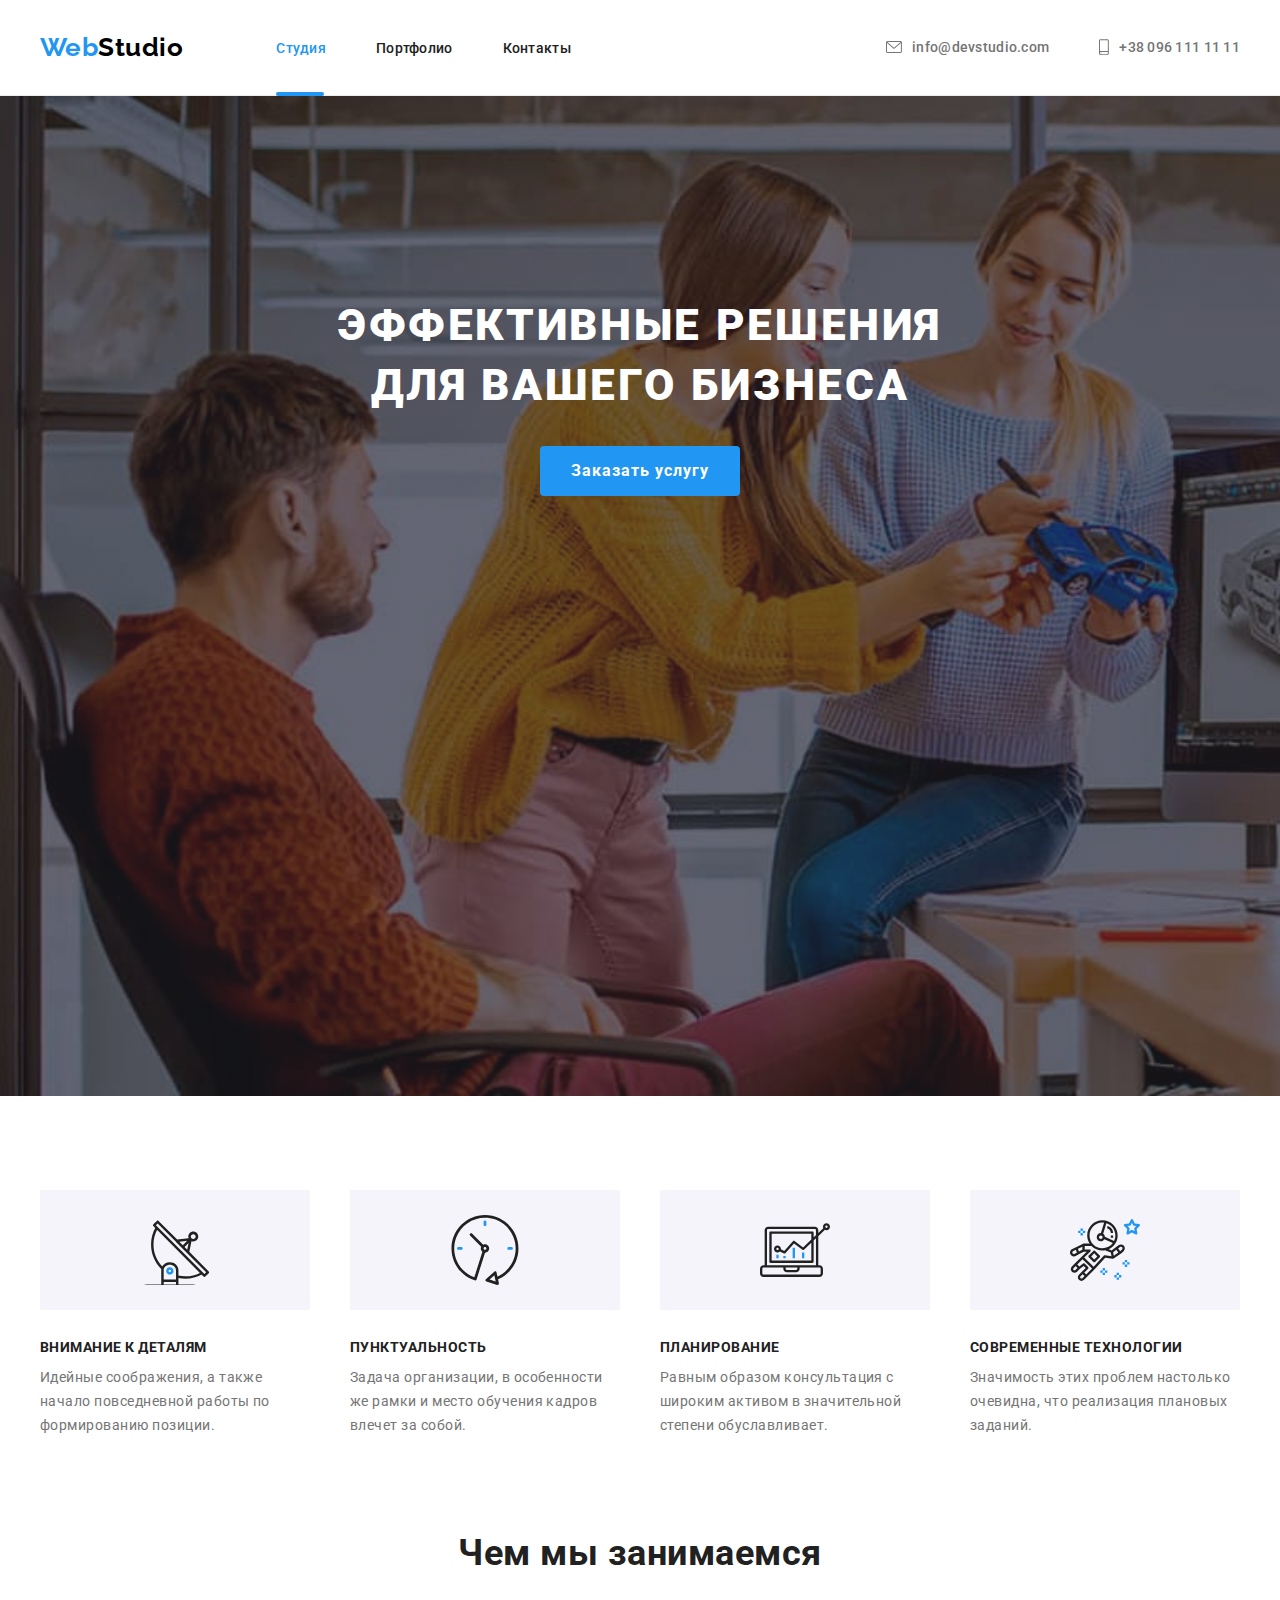
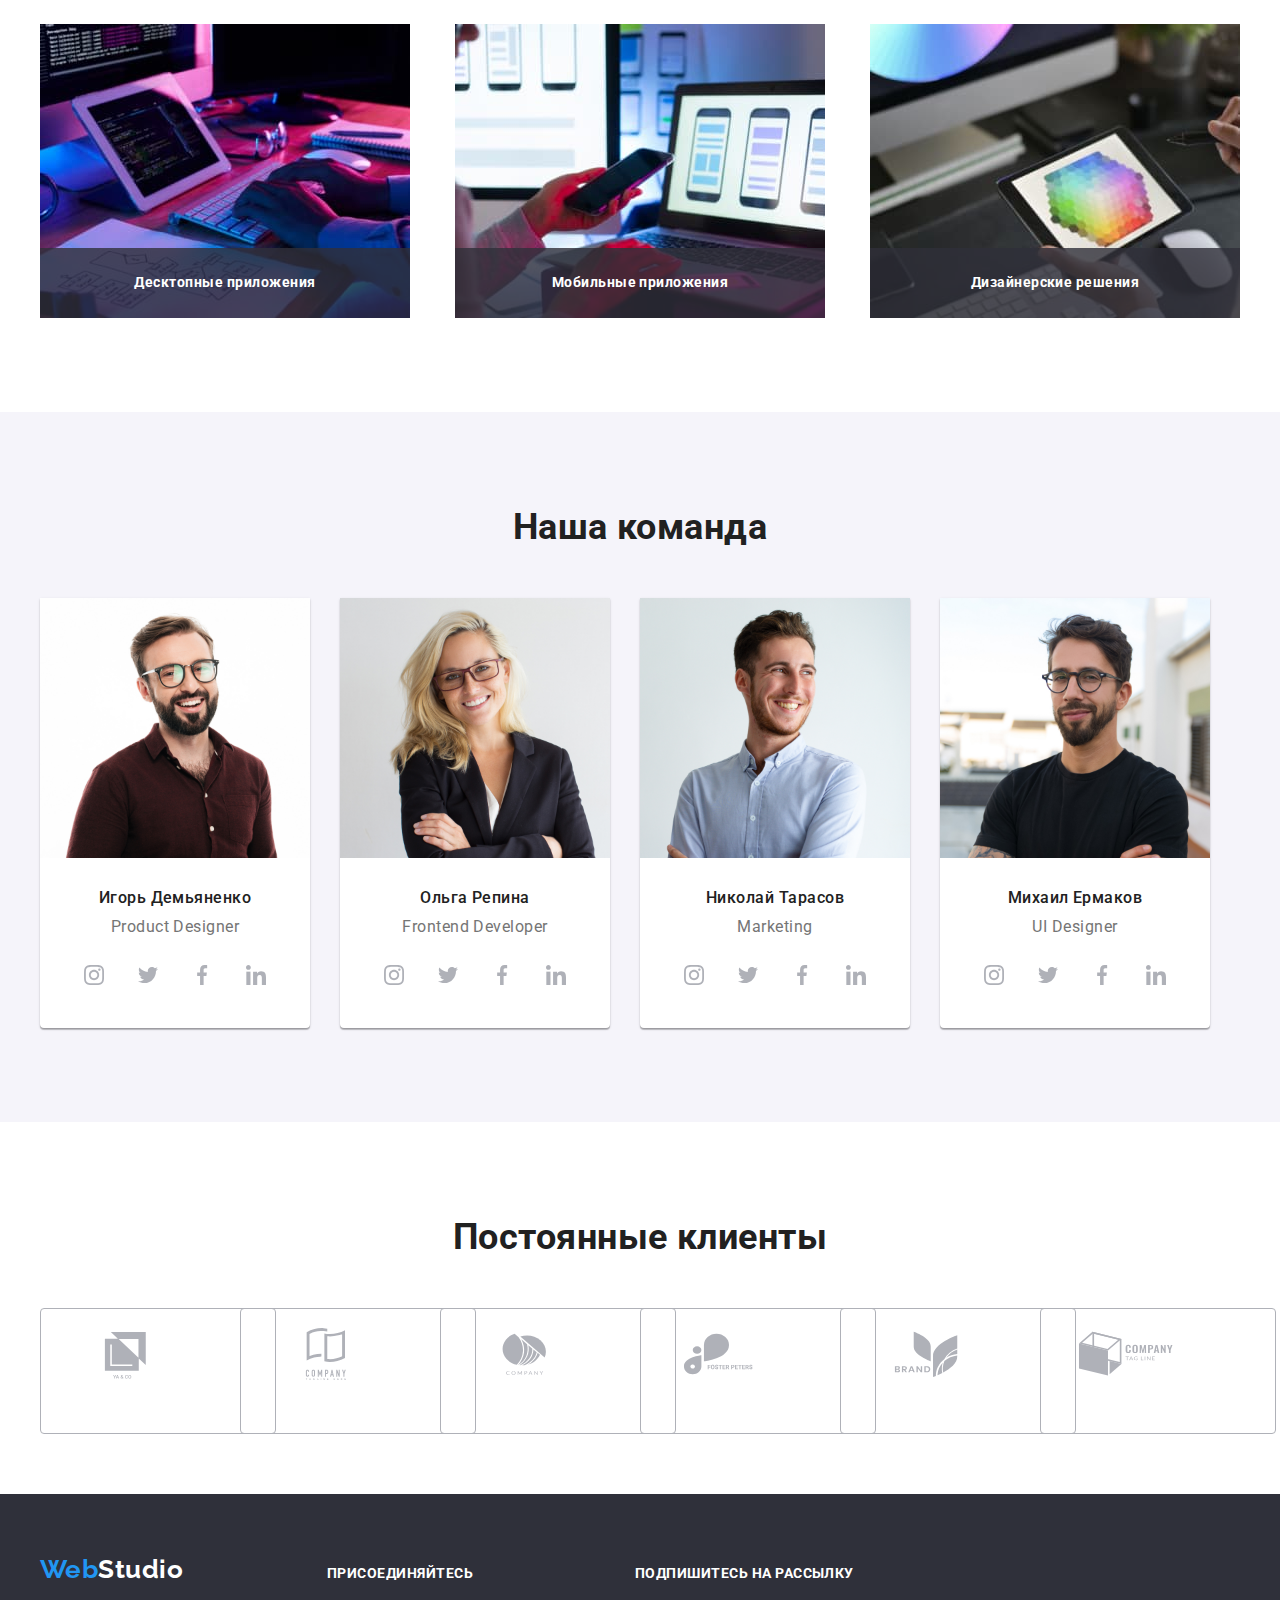
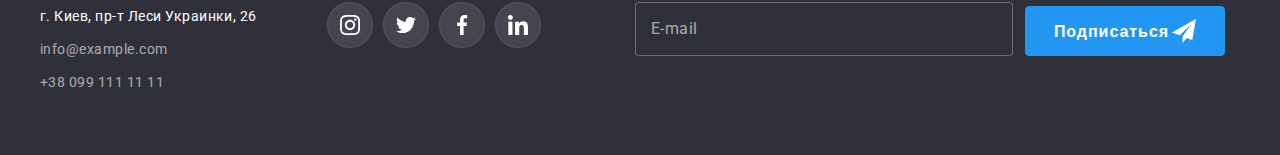
<file: index.html>
<!DOCTYPE html>
<html lang="ru">

<head>
    <meta charset="UTF-8">
    <meta http-equiv="X-UA-Compatible" content="IE=edge">
    <meta name="viewport" content="width=device-width, initial-scale=1.0">
    <title>WebStudio</title>
    <link rel="preconnect" href="https://fonts.googleapis.com">
    <link rel="preconnect" href="https://fonts.gstatic.com" crossorigin>
    <link
        href="https://fonts.googleapis.com/css2?family=Oleo+Script&family=Raleway:wght@700&family=Roboto:wght@400;500;700;900&display=swap"
        rel="stylesheet">
    <link rel="stylesheet" href="https://cdnjs.cloudflare.com/ajax/libs/modern-normalize/1.1.0/modern-normalize.min.css"
        integrity="sha512-wpPYUAdjBVSE4KJnH1VR1HeZfpl1ub8YT/NKx4PuQ5NmX2tKuGu6U/JRp5y+Y8XG2tV+wKQpNHVUX03MfMFn9Q=="
        crossorigin="anonymous" referrerpolicy="no-referrer" />
    <link rel="stylesheet" href="./css/style.css" />
</head>

<body class="body">
    <!--Шапка сайта-->
    <header class="header">
        <!--Навигация-->
        <div class="container-header wrapper">

            <nav class="site-nav">
                <a href="./index.html" class="header-logo link">
                    Web<span class="header-brand">Studio</span>
                </a>
                <ul class="header-nav list">
                    <li class="header-list">
                        <a href="./index.html" class="header-link link current Studio">Студия</a>
                    </li>
                    <li class="header-list">
                        <a href="./portfolio.html" class="header-link link">Портфолио</a>
                    </li>
                    <li class="header-list">
                        <a href="" class="header-link">Контакты</a>
                    </li>
                </ul>

            </nav>



            <ul class="list-link list">

                <li class="link-item">
                    <a href="mailtu:info@devstudio.com" class="contact link" target="_blank">
                        <svg class="link-icon imail">
                            <use href="./images/sprite.svg#icon-imail"></use>
                        </svg>info@devstudio.com</a>
                </li>

                <li class="link-item">
                    <a href="tel:+380961111111" class="contact link"><svg class="link-icon smartphone">
                            <use href="./images/sprite.svg#icon-smartphone"></use>
                        </svg>+38 096 111 11 11</a>
                </li>
            </ul>

        </div>
    </header>
    <main>
        <!--Блок герой-->

        <section class="hero section background">

            <div class="wrapper">
                <h1 class="hero-title">Эффективные решения <br /> для вашего бизнеса</h1>
                <button data-modal-open type="button" class="button">Заказать услугу</button>
            </div>

        </section>
        <div class="backdrop is-hidden" data-modal>
            <div class="modal">
                
                <button data-modal-close class="btn-close">
                    <svg class="close">
                    <use href="./images/sprite.svg#icon-close">
                    </use>
                    </svg>
               </button>

             <form name="form" class="form js-speaker-form" autocomplete="off">

             <h2 class="form-title">Оставьте свои данные, мы вам перезвоним</h2>

                
            <div class="form-hover"> 
                    
                    <label class="form-label" for="name">Имя</label>
                    <input class="form-input" type="text" name="user-name" id="name" placeholder=" ">
        <!--      <div class="form-item"> -->
                   
                    
                    <svg class="image">
                        <use href="./images/sprite.svg#icon-person" class="form-img"> </use>
                    </svg>
            </div> 
        <!--        </div>-->

            <div class="form-hover">
                   <label class="form-label" for="tel">Телефон</label>
        <!--       <div class="form-item">-->
                    
                    <input class="form-input" type="tel" name="tel" id="tel" placeholder=" ">
                    <svg class="image">
                        <use href="./images/sprite.svg#icon-phone"></use>
                    </svg>
                        <!--        </div>-->
            </div>

            <div class="form-hover">
                    <label class="form-label" for="email">Почта</label>
        <!--       <div class="form-item">-->
                    
                    <input class="form-input" type="email" name="email" id="email" placeholder=" ">
                    <svg class="image">
                        <use href="./images/sprite.svg#icon-mail"></use>
                    </svg>
                    <!--       </div>-->
            </div>

                <div class="form-hover">
                <div class="form-item-koment">
                    <label class="form-label" for="koment">Комментарий</label>
                        <textarea class="form-input-koment"  placeholder="Введите текст"  name="koment" id="koment"></textarea>
                </div>
                </div>

                <div class="form-item-chek">
                    <label class="form-label-check" for="choice">Соглашаюсь с рассылкой и принимаю
                        <input class="form-input-chek visually-hidden" type="checkbox" name="choice" value="choice" id="choice">
                        <span class="checkbox-icon"></span>
                        <a href="" class="chek-email"> Условия договора</a>
                    </label>
                </div>

                <button class="form-button" type="submit">Отправить</button>
                    
            </form>

            </div>
        </div>
        <section class="publicity section">
            <div class="wrapper">
                <h2 class="publicity-title visually-hidden">Почему вы захотите остаться с нами</h2>

                <ul class="publicity-list list">
                    <li class="publicity-item">
                        <div class="publicity-svg">
                            <svg class="publicity-icon">
                                <use href="./images/sprite.svg#icon-antenna"></use>
                            </svg>
                        </div>

                        <h3 class="publicity-caption">Внимание к деталям</h3>
                        <p class="publicity-text">Идейные соображения, а также начало повседневной работы по
                            формированию позиции.</p>
                    </li>
                    <li class="publicity-item">
                        <div class="publicity-svg">
                            <svg class="publicity-icon">
                                <use href="./images/sprite.svg#icon-clock"></use>
                            </svg>
                        </div>

                        <h3 class="publicity-caption">Пунктуальность</h3>
                        <p class="publicity-text">Задача организации, в особенности же рамки и место обучения кадров
                            влечет за собой.</p>
                    </li>
                    <li class="publicity-item">
                        <div class="publicity-svg">
                            <svg class="publicity-icon">
                                <use href="./images/sprite.svg#icon-diagram"></use>
                            </svg>
                        </div>

                        <h3 class="publicity-caption">Планирование</h3>
                        <p class="publicity-text">Равным образом консультация с широким активом в значительной степени
                            обуславливает.</p>
                    </li>
                    <li class="publicity-item">
                        <div class="publicity-svg">
                            <svg class="publicity-icon">
                                <use href="./images/sprite.svg#icon-astronaut"></use>
                            </svg>
                        </div>

                        <h3 class="publicity-caption">Современные технологии</h3>
                        <p class="publicity-text">Значимость этих проблем настолько очевидна, что реализация плановых
                            заданий.</p>
                    </li>
                </ul>

            </div>
        </section>
        <!--Чем мы занимаемся-->
        <section class="works section">
            <div class="wrapper">
                <h2 class="works-title">Чем мы занимаемся</h2>
                <ul class="works-images list">
                    <li class="work-item"><img src="./images/img.jpg" alt="Человек что-то печатает на планшете"
                            width="370" height="294">
                            <p class="work-text">Десктопные приложения</p>
                        </li>
                    <li class="work-item"><img src="./images/box2.jpg" alt="Телефон в руках у человека" width="370"
                            height="294">
                           <p class="work-text">Мобильные приложения</p>
                        </li>
                    <li class="work-item"><img src="./images/box3.jpg" alt="В руках у человека планшет" width="370"
                            height="294">
                           <p class="work-text">Дизайнерские решения</p>
                        </li>
                </ul>
            </div>
        </section>
        <!--Наша команда-->
        <section class="team section">
            <div class="wrapper">
                <h2 class="team-title">Наша команда</h2>
                <ul class="team-list list">
                    <li class="team-images">
                        <img class="team-img" src="./images/igordemjanenko.jpg" alt="Игорь Демьяненко" width="270"
                            height="260">
                        <div class="team-imagest-text">
                            <h3 class="team-item">Игорь Демьяненко</h3>
                            <p class="team-text">Product Designer</p>
                            <ul class="team-contacts list">
                                <li class="team-contact">
                                    <a class="communication" href="">
                                        <svg class="team-imail">
                                            <use href="./images/sprite.svg#icon-instagram"></use>
                                        </svg>
                                    </a>
                                </li>
                                <li class="team-contact">
                                    <a class="communication" href="">
                                        <svg class="team-imail">
                                            <use href="./images/sprite.svg#icon-twitter"></use>
                                        </svg>
                                    </a>
                                </li>
                                <li class="team-contact">
                                    <a class="communication" href="">
                                        <svg class="team-imail">
                                            <use href="./images/sprite.svg#icon-facebook"></use>
                                        </svg>
                                    </a>
                                </li>
                                <li class="team-contact">
                                    <a class="communication" href="">
                                        <svg class="team-imail">
                                            <use href="./images/sprite.svg#icon-linkedin"></use>
                                        </svg>
                                    </a>
                                </li>
                            </ul>
                        </div>
                    </li>
                    <li class="team-images">
                        <img class="team-img" src="./images/olgarepina.jpg" alt="Ольга Репина" width="270" height="260">
                        <div class="team-imagest-text">
                            <h3 class="team-item">Ольга Репина</h3>
                            <p class="team-text">Frontend Developer</p>
                            <ul class="team-contacts list">
                                <li class="team-contact">
                                    <a class="communication" href="">
                                        <svg class="team-imail">
                                            <use href="./images/sprite.svg#icon-instagram"></use>
                                        </svg>
                                    </a>
                                </li>
                                <li class="team-contact">
                                    <a class="communication" href="">
                                        <svg class="team-imail">
                                            <use href="./images/sprite.svg#icon-twitter"></use>
                                        </svg>
                                    </a>
                                </li>
                                <li class="team-contact">
                                    <a class="communication" href="">
                                        <svg class="team-imail">
                                            <use href="./images/sprite.svg#icon-facebook"></use>
                                        </svg>
                                    </a>
                                </li>
                                <li class="team-contact">
                                    <a class="communication" href="">
                                        <svg class="team-imail">
                                            <use href="./images/sprite.svg#icon-linkedin"></use>
                                        </svg>
                                    </a>
                                </li>
                            </ul>
                        </div>
                    </li>
                    <li class="team-images">
                        <img class="team-img" src="./images/nikolaytarasov.jpg" alt="Николай Тарасов" width="270"
                            height="260">
                        <div class="team-imagest-text">
                            <h3 class="team-item">Николай Тарасов</h3>
                            <p class="team-text">Marketing</p>
                            <ul class="team-contacts list">
                                <li class="team-contact">
                                    <a class="communication" href="">
                                        <svg class="team-imail">
                                            <use href="./images/sprite.svg#icon-instagram"></use>
                                        </svg>
                                    </a>
                                </li>
                                <li class="team-contact">
                                    <a class="communication" href="">
                                        <svg class="team-imail">
                                            <use href="./images/sprite.svg#icon-twitter"></use>
                                        </svg>
                                    </a>
                                </li>
                                <li class="team-contact">
                                    <a class="communication" href="">
                                        <svg class="team-imail">
                                            <use href="./images/sprite.svg#icon-facebook"></use>
                                        </svg>
                                    </a>
                                </li>
                                <li class="team-contact">
                                    <a class="communication" href="">
                                        <svg class="team-imail">
                                            <use href="./images/sprite.svg#icon-linkedin"></use>
                                        </svg>
                                    </a>
                                </li>
                            </ul>
                        </div>
                    </li>
                    <li class="team-images">
                        <img class="team-img" src="./images/mihailermakov.jpg" alt="Михаил Ермаков" width="270"
                            height="260">
                        <div class="team-imagest-text">
                            <h3 class="team-item">Михаил Ермаков</h3>
                            <p class="team-text">UI Designer</p>
                            <ul class="team-contacts list">
                                <li class="team-contact">
                                    <a href="" class="communication">
                                        <svg class="team-imail">
                                            <use href="./images/sprite.svg#icon-instagram"></use>
                                        </svg>
                                    </a>
                                </li>
                                <li class="team-contact">
                                    <a href="" class="communication">
                                        <svg class="team-imail">
                                            <use href="./images/sprite.svg#icon-twitter"></use>
                                        </svg>
                                    </a>
                                </li>
                                <li class="team-contact">
                                    <a href="" class="communication">
                                        <svg class="team-imail">
                                            <use href="./images/sprite.svg#icon-facebook"></use>
                                        </svg>
                                    </a>
                                </li>
                                <li class="team-contact">
                                    <a href="" class="communication">
                                        <svg class="team-imail">
                                            <use href="./images/sprite.svg#icon-linkedin"></use>
                                        </svg>
                                    </a>
                                </li>
                            </ul>
                        </div>
                    </li>
                </ul>
            </div>
        </section>
        <section class="klients section">
            <div class="wrapper">
                <h2 class="klients-title">Постоянные клиенты</h2>
                <ul class="klients-list list">
                    <li class="btn">
                        <a class="btn-klient link" href="">
                            <svg class="communication-imail">
                                <use href="./images/sprite.svg#icon-first"></use>
                            </svg>
                        </a>
                    </li>
                    <li class="btn">
                        <a class="btn-klient link" href="">
                            <svg class="communication-imail">
                                <use href="./images/sprite.svg#icon-second"></use>
                            </svg>
                        </a>
                    </li>
                    <li class="btn">
                        <a class="btn-klient link" href="">
                            <svg class="communication-imail">
                                <use href="./images/sprite.svg#icon-third"></use>
                            </svg>
                        </a>
                    </li>
                    <li class="btn">
                        <a class="btn-klient link" href="">
                            <svg class="communication-imail">
                                <use href="./images/sprite.svg#icon-fourth"></use>
                            </svg>
                        </a>
                    </li>
                    <li class="btn">
                        <a class="btn-klient link" href="">
                            <svg class="communication-imail">
                                <use href="./images/sprite.svg#icon-fifth"></use>
                            </svg>
                        </a>
                    </li>
                    <li class="btn">
                        <a class="btn-klient link" href="">
                            <svg class="communication-imail">
                                <use href="./images/sprite.svg#icon-sixth"></use>
                            </svg>
                        </a>
                    </li>
                </ul>
            </div>
        </section>

    </main>
    <!--Подвал сайта-->
    <footer class="footer">

        <div class="wrapper relations">

            <div class="footer-relations">
                <a href="./index.html" class="footer-logo link">
                    Web<span class="footer-brand">Studio</span>
                </a>
                <address>
                    <ul class="footer-list list">
                        <li class="list-item">
                            <a href="https://goo.gl/maps/PEtUD6FRup9HMeJw8" class="footer-link-map link" target="_blank"
                                rel="nofollow  noopener  noreferrer"> г. Киев, пр-т Леси Украинки, 26</a>
                        </li>
                        <li class="list-item">
                            <a href="mailtu:info@example.com" class="footer-link link">info@example.com</a>
                        </li>
                        <li class="list-item">
                            <a href="tel:+380991111111" class="footer-link link">+38 099 111 11 11</a>
                        </li>
                    </ul>
                </address>
            </div>
            <div class="footer-div">
                <h2 class="footer-headline">присоединяйтесь</h2>
                    <ul class="footer-imail list">
                        <li class="footer-imail-li">
                            <a href="" class="ftr-imail-link">
                                <svg class="ftr-imail-svg">
                                    <use href="./images/sprite.svg#icon-instagram"></use>
                                </svg>
                            </a>
                        </li>
                        <li class="footer-imail-li">
                            <a href="" class="ftr-imail-link">
                                <svg class="ftr-imail-svg">
                                    <use href="./images/sprite.svg#icon-twitter"></use>
                                </svg>
                            </a>
                        </li>
                        <li class="footer-imail-li">
                            <a href="" class="ftr-imail-link">
                                <svg class="ftr-imail-svg">
                                    <use href="./images/sprite.svg#icon-facebook"></use>
                                </svg>
                            </a>
                        </li>
                        <li class="footer-imail-li">
                            <a href="" class="ftr-imail-link">
                                <svg class="ftr-imail-svg">
                                    <use href="./images/sprite.svg#icon-linkedin"></use>
                                </svg>
                            </a>
                        </li>
                    </ul>
            </div>
        <form class="footer-form" autocomplete="off">
            <div class="div-ftr">
            <h3 class="footer-form-title">Подпишитесь на рассылку</h3>
            <div class="footer-lbl"> 
                <input class="f-f-input" type="email" name="e-mail" id="e-mail" placeholder=" ">
                <label class="label-e-mail" for="e-mail">E-mail</label>
            </div>
            </div>
            <button class="footer-form-btn" type="submit">Подписаться
                 <svg class="footer-icon">
                    <use class="footer-form-img" href="./images/sprite.svg#icon-telegram"></use>
                 </svg>
            </button>
               
        </form>
        </div>
   
    </footer>
    <script>
        (() => {
            document
            .querySelector('.js-speaker-form')
            .addEventListener('submit', e => {
                e.preventDefault();

             new FormData(e.currentTarget).forEach((value, name) =>
             console.log(`${name}: ${value}`),
             );   e.currentTarget.reset();
               
            });
        })();
    </script>
   <!-- <script>
        const {height: headerHeight} = document
        .querySelector(".header")
        .getBoundingClientRect();

        document.body.style.paddingTop = `${headerHeight}px`;
    </script>-->
    <script src="./js/modal.js"></script>
</body>

</html>
</file>
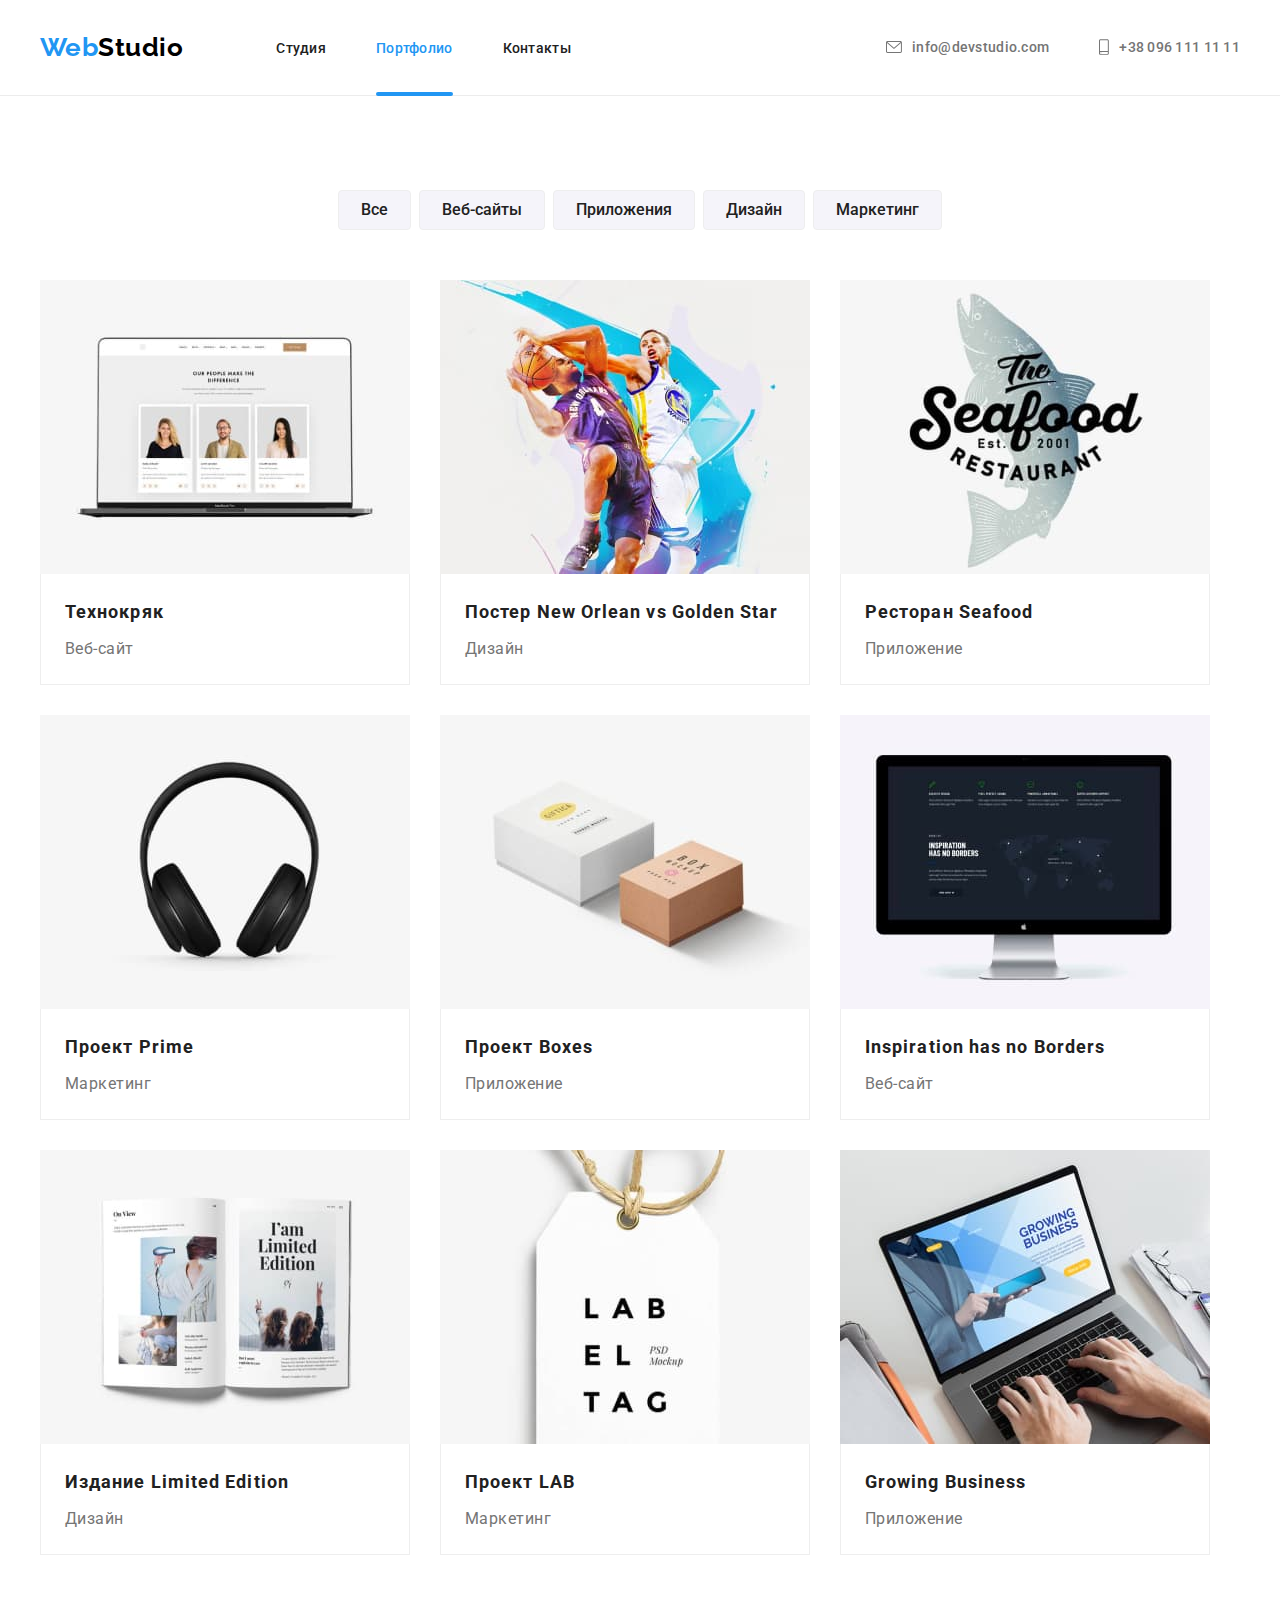
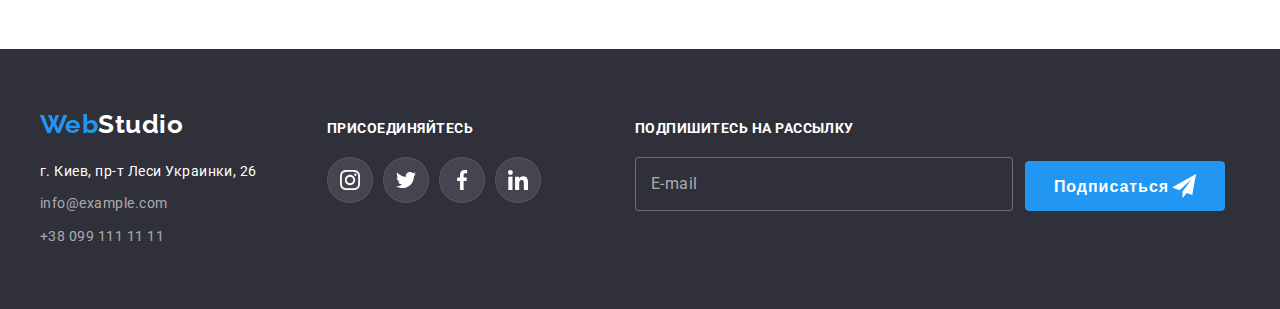
<file: portfolio.html>
<!DOCTYPE html>
<html lang="ru">

<head>
    <meta charset="UTF-8">
    <meta http-equiv="X-UA-Compatible" content="IE=edge">
    <meta name="viewport" content="width=device-width, initial-scale=1.0">
    <title>Портфолио</title>

    <link rel="preconnect" href="https://fonts.googleapis.com">
    <link rel="preconnect" href="https://fonts.gstatic.com" crossorigin>
    <link
        href="https://fonts.googleapis.com/css2?family=Oleo+Script&family=Raleway:wght@700&family=Roboto:wght@400;500;700;900&display=swap"
        rel="stylesheet">
    <link rel="stylesheet" href="https://cdnjs.cloudflare.com/ajax/libs/modern-normalize/1.1.0/modern-normalize.min.css"
        integrity="sha512-wpPYUAdjBVSE4KJnH1VR1HeZfpl1ub8YT/NKx4PuQ5NmX2tKuGu6U/JRp5y+Y8XG2tV+wKQpNHVUX03MfMFn9Q=="
        crossorigin="anonymous" referrerpolicy="no-referrer" />
    <link rel="stylesheet" href="./css/style.css" />
</head>

<body>
<header class="header">
    <!--Навигация-->
    <div class="container-header wrapper">

        <nav class="site-nav">
            <a href="./index.html" class="header-logo link">
                Web<span class="header-brand">Studio</span>
            </a>
            <ul class="header-nav list">
                <li class="header-list">
                    <a href="./index.html" class="header-link link">Студия</a>
                </li>
                <li class="header-list">
                    <a href="./portfolio.html" class="header-link current portfolio link">Портфолио</a>
                </li>
                <li class="header-list">
                    <a href="" class="header-link">Контакты</a>
                </li>
            </ul>

        </nav>



        <ul class="list-link list">
            <li class="link-item">


                <a href="mailtu:info@devstudio.com" class="contact link" target="_blank">
                    <svg class="link-icon imail">
                        <use href="./images/sprite.svg#icon-imail"></use>
                    </svg>info@devstudio.com</a>

            </li>
            <li class="link-item">

                <a href="tel:+380961111111" class="contact link"><svg class="link-icon smartphone">
                        <use href="./images/sprite.svg#icon-smartphone"></use>
                    </svg>+38 096 111 11 11</a>
            </li>
        </ul>

    </div>
</header>
    <main>
        <!--фильтр-->
        <section class="filter section">
            <h1 class="filter-title visually-hidden">Портфолио</h1>
            <div class="wrapper">
                <ul class="filter-list list">
                    <li class="filter-item">
                        <button type="button" class="filter-buttom">Все</button>
                    </li>
                    <li class="filter-item">
                        <button type="button" class="filter-buttom">Веб-сайты</button>
                    </li>
                    <li class="filter-item">
                        <button type="button" class="filter-buttom">Приложения</button>
                    </li>
                    <li class="filter-item">
                        <button type="button" class="filter-buttom">Дизайн</button>
                    </li>
                    <li class="filter-item">
                        <button type="button" class="filter-buttom">Маркетинг</button>
                    </li>
                </ul>

                <ul class="filter-img list">

                    <li class="filter-item">  
                        <a href="" class="flt-imail link box">
                            <div class="box">
                            <img class="filter-images" src="./images/tehnokrjak.jpg" alt="страничка сайта в ноутбуке"
                                width="370" height="294">
                          <div class="overlay">
                            <p class="sub">Lorem ipsum dolor sit amet consectetur adipisicing elit. Ipsum praesentium similique earum assumenda
                                consequatur numquam in voluptate, sequi maiores, consequuntur sit nulla nisi? Ut molestiae alias, sapiente fugiat
                                vel dicta.</p>
                          </div>
                          </div>
                            <div class="filter-img-text">
                                <h2 class="button-title">Технокряк</h2>
                                <p class="button-text">Веб-сайт</p>
                            </div>
                        </a> 
                    </li>

                    <li class="filter-item">
                        <a href="" class="flt-imail link box">
                            <div class="box">
                                <img class="filter-images" src="./images/poster.jpg" alt="два футболиста забивают гол" width="370"
                                    height="294">
                                <div class="overlay">
                                    <p class="sub">Lorem ipsum dolor sit amet consectetur adipisicing elit. Ipsum praesentium similique
                                        earum assumenda
                                        consequatur numquam in voluptate, sequi maiores, consequuntur sit nulla nisi? Ut molestiae alias,
                                        sapiente fugiat
                                        vel dicta.</p>
                                </div>
                            </div>
                            <div class="filter-img-text">
                                <h2 class="button-title">Постер New Orlean vs Golden Star</h2>
                                <p class="button-text">Дизайн</p>
                            </div>
                        </a>
                    </li>

                    <li class="filter-item">
                        <a href="" class="flt-imail link box">
                            <div class="box">
                                <img class="filter-images" src="./images/restaurant.jpg" alt="логотип ресторана" width="370"
                                    height="294">
                                <div class="overlay">
                                    <p class="sub">Lorem ipsum dolor sit amet consectetur adipisicing elit. Ipsum praesentium similique
                                        earum assumenda
                                        consequatur numquam in voluptate, sequi maiores, consequuntur sit nulla nisi? Ut molestiae alias,
                                        sapiente fugiat
                                        vel dicta.</p>
                                </div>
                            </div>
                            <div class="filter-img-text">
                                <h2 class="button-title">Ресторан Seafood</h2>
                                <p class="button-text">Приложение</p>
                            </div>
                        </a>
                    </li>

                    <li class="filter-item">
                    <a href="" class="flt-imail link box">
                        <div class="box">
                            <img class="filter-images" src="./images/prime.jpg" alt="наушники" width="370"
                                height="294">
                            <div class="overlay">
                                <p class="sub">Lorem ipsum dolor sit amet consectetur adipisicing elit. Ipsum praesentium similique
                                    earum assumenda
                                    consequatur numquam in voluptate, sequi maiores, consequuntur sit nulla nisi? Ut molestiae alias,
                                    sapiente fugiat
                                    vel dicta.</p>
                            </div>
                        </div>
                        <div class="filter-img-text">
                            <h2 class="button-title">Проект Prime</h2>
                            <p class="button-text">Маркетинг</p>
                        </div>
                    </a>
                    </li>

                    <li class="filter-item">
                        <a href="" class="flt-imail link box">
                            <div class="box">
                                <img class="filter-images" src="./images/boxes.jpg" alt="две коробочки" width="370"
                                    height="294">
                                <div class="overlay">
                                    <p class="sub">Lorem ipsum dolor sit amet consectetur adipisicing elit. Ipsum praesentium similique
                                        earum assumenda
                                        consequatur numquam in voluptate, sequi maiores, consequuntur sit nulla nisi? Ut molestiae alias,
                                        sapiente fugiat
                                        vel dicta.</p>
                                </div>
                            </div>
                            <div class="filter-img-text">
                                <h2 class="button-title">Проект Boxes</h2>
                                <p class="button-text">Приложение</p>
                            </div>
                        </a>
                    </li>

                    <li class="filter-item">
                        <a href="" class="flt-imail link box">
                            <div class="box">
                                <img class="filter-images" src="./images/inspiration.jpg" alt="страница сайта на мониторе" width="370"
                                    height="294">
                                <div class="overlay">
                                    <p class="sub">Lorem ipsum dolor sit amet consectetur adipisicing elit. Ipsum praesentium similique
                                        earum assumenda
                                        consequatur numquam in voluptate, sequi maiores, consequuntur sit nulla nisi? Ut molestiae alias,
                                        sapiente fugiat
                                        vel dicta.</p>
                                </div>
                            </div>
                            <div class="filter-img-text">
                                <h2 class="button-title">Inspiration has no Borders</h2>
                                <p class="button-text">Веб-сайт</p>
                            </div>
                        </a>
                    </li>

                    <li class="filter-item">
                        <a href="" class="flt-imail link box">
                            <div class="box">
                                <img class="filter-images" src="./images/editions.jpg" alt="страница журнала" width="370"
                                    height="294">
                                <div class="overlay">
                                    <p class="sub">Lorem ipsum dolor sit amet consectetur adipisicing elit. Ipsum praesentium similique
                                        earum assumenda
                                        consequatur numquam in voluptate, sequi maiores, consequuntur sit nulla nisi? Ut molestiae alias,
                                        sapiente fugiat
                                        vel dicta.</p>
                                </div>
                            </div>
                            <div class="filter-img-text">
                                <h2 class="button-title">Издание Limited Edition</h2>
                                <p class="button-text">Дизайн</p>
                            </div>
                        </a>
                    </li>

                    <li class="filter-item">
                        <a href="" class="flt-imail link box">
                            <div class="box">
                                <img class="filter-images" src="./images/lab.jpg" alt="этикетка лаб" width="370"
                                    height="294">
                                <div class="overlay">
                                    <p class="sub">Lorem ipsum dolor sit amet consectetur adipisicing elit. Ipsum praesentium similique
                                        earum assumenda
                                        consequatur numquam in voluptate, sequi maiores, consequuntur sit nulla nisi? Ut molestiae alias,
                                        sapiente fugiat
                                        vel dicta.</p>
                                </div>
                            </div>
                            <div class="filter-img-text">
                                <h2 class="button-title">Проект LAB</h2>
                                <p class="button-text">Маркетинг</p>
                            </div>
                        </a>
                    </li>

                    <li class="filter-item">
                        <a href="" class="flt-imail link box">
                            <div class="box">
                                <img class="filter-images" src="./images/business.jpg" alt="страничка приложения в ноутбуке" width="370"
                                    height="294">
                                <div class="overlay">
                                    <p class="sub">Lorem ipsum dolor sit amet consectetur adipisicing elit. Ipsum praesentium similique
                                        earum assumenda
                                        consequatur numquam in voluptate, sequi maiores, consequuntur sit nulla nisi? Ut molestiae alias,
                                        sapiente fugiat
                                        vel dicta.</p>
                                </div>
                            </div>
                            <div class="filter-img-text">
                                <h2 class="button-title">Growing Business</h2>
                                <p class="button-text">Приложение</p>
                            </div>
                        </a>
                    </li>

                </ul>

            </div>
        </section>
    </main>
    <footer class="footer">
    
        <div class="wrapper relations">
    
            <div class="footer-relations">
                <a href="./index.html" class="footer-logo link">
                    Web<span class="footer-brand">Studio</span>
                </a>
                <address>
                    <ul class="footer-list list">
                        <li class="list-item">
                            <a href="https://goo.gl/maps/PEtUD6FRup9HMeJw8" class="footer-link-map link" target="_blank"
                                rel="nofollow  noopener  noreferrer"> г. Киев, пр-т Леси Украинки, 26</a>
                        </li>
                        <li class="list-item">
                            <a href="mailtu:info@example.com" class="footer-link link">info@example.com</a>
                        </li>
                        <li class="list-item">
                            <a href="tel:+380991111111" class="footer-link link">+38 099 111 11 11</a>
                        </li>
                    </ul>
                </address>
            </div>
            <div class="footer-div">
                <h2 class="footer-headline">присоединяйтесь</h2>
                <ul class="footer-imail list">
                    <li class="footer-imail-li">
                        <a href="" class="ftr-imail-link">
                            <svg class="ftr-imail-svg">
                                <use href="./images/sprite.svg#icon-instagram"></use>
                            </svg>
                        </a>
                    </li>
                    <li class="footer-imail-li">
                        <a href="" class="ftr-imail-link">
                            <svg class="ftr-imail-svg">
                                <use href="./images/sprite.svg#icon-twitter"></use>
                            </svg>
                        </a>
                    </li>
                    <li class="footer-imail-li">
                        <a href="" class="ftr-imail-link">
                            <svg class="ftr-imail-svg">
                                <use href="./images/sprite.svg#icon-facebook"></use>
                            </svg>
                        </a>
                    </li>
                    <li class="footer-imail-li">
                        <a href="" class="ftr-imail-link">
                            <svg class="ftr-imail-svg">
                                <use href="./images/sprite.svg#icon-linkedin"></use>
                            </svg>
                        </a>
                    </li>
                </ul>
            </div>
            <form class="footer-form" autocomplete="off">
                <div class="div-ftr">
                    <h3 class="footer-form-title">Подпишитесь на рассылку</h3>
                    <div class="footer-lbl">
                        <input class="f-f-input" type="email" name="e-mail" id="e-mail" placeholder=" ">
                        <label class="label-e-mail" for="e-mail">E-mail</label>
                    </div>
                </div>
                <button class="footer-form-btn" type="submit">Подписаться
                    <svg class="footer-icon">
                        <use class="footer-form-img" href="./images/sprite.svg#icon-telegram"></use>
                    </svg>
                </button>
    
            </form>
        </div>
    
    </footer>
</body>

</html>
</file>
<file: css/style.css>
:root {
  --brand-color: #2196f3;
  --basc-text-color: #757575;
  --black-color: #212121;
  --wite-color: #ffffff;
  --light-black-color: #2f303a;
  --logo-text-color: #000000;
  --secondary-fill-color: #f5f4fa;
  --background-portfolio-color: #e5e5e5;
  --secondary-text-color: rgba(255, 255, 255, 0.6);
  --button-color: #188ce8;
  --button-portfolio-fill: #f5f4fa;
  --borders-line: #ececec;
  --border-line-img: #eeeeee;
  --card-set-get: 30px;
  --img-overlay-color: rgba(47, 48, 58, 0.4);
  --hero-bg-color: #c4c4c4;
  --border-klient-color: rgba(175, 177, 184, 1);
  --link-color-in-footer: rgba(255, 255, 255, 0.1);
  --btn-close-border-color: rgba(0, 0, 0, 0.1);
  --label-color: rgba(47, 48, 58, 0.8);
  --card-overley: rgba(33, 150, 243, 0.9);
  --placeholder: rgba(117, 117, 117, 0.5);
  --label-footer-color: rgba(255, 255, 255, 0.3);
  --label-ftr-color: rgba(255, 255, 255, 0.6);
  --input-border-color: rgba(33, 33, 33, 0.2);
}

/*   reset  */
body {
  /* padding-top: 80px;*/
  margin: 0px;
  color: var(--basc-text-color);
  font-family: Roboto, sans-serif;
  letter-spacing: 0.03em;
}

h1,
h2,
h3,
h4,
h5,
h6,
p {
  margin-top: 0px;
  margin-bottom: 0px;
}

ul,
ol {
  margin-top: 0px;
  margin-bottom: 0px;
  padding-left: 0px;
}

img {
  display: block;
}

.list {
  list-style-type: none;
}
.link {
  text-decoration: none;
}
/* Скрытый заголовок */
.visually-hidden {
  position: absolute;
  width: 1px;
  height: 1px;
  margin: -1px;
  padding: 0;
  overflow: hidden;
  border: 0;
  clip: rect(0 0 0 0);
}

.wrapper {
  width: 1200px;
  padding-right: 15px;
  padding-left: 15px;
  margin-right: auto;
  margin-left: auto;
}

.section {
  padding-top: 94px;
  padding-bottom: 94px;
}
/*  header start */

/* current */
.header-nav .header-link.current,
.header-list .header-link.current {
  color: var(--brand-color);
}

/* logo */
.header-logo,
.footer-logo {
  color: var(--brand-color);
  font-family: Raleway, sans-serif;
  font-weight: bold;
  font-size: 26px;
  line-height: 1.19;
}

.header-logo {
  margin-right: 93px;
}

.header-brand {
  color: var(--logo-text-color);
  font-family: Raleway, sans-serif;
}

/* link*/

.main-nav {
  display: flex;
  align-items: center;

  margin-right: auto;
}

.header-nav {
  display: flex;
}

.header {
  /* position: fixed;
  width: 100%;
  z-index: 100;*/
  top: 0;
  left: 0;

  padding-top: 32px;
  padding-bottom: 32px;
  border-bottom: 1px solid #ececec;
  background-color: #ffffff;
}

.container-header {
  display: flex;
  align-items: center;
}

.header-nav .header-list:not(:last-child) {
  margin-right: 50px;
}
.header-list {
  position: relative;
}
.Studio {
  position: relative;
}
.Studio::after {
  display: inline-block;
  position: absolute;
  bottom: 0;
  left: 0;
  transform: translatey(40px);
  content: "";
  width: 48px;
  height: 4px;
  border-radius: 4px;
  background-color: var(--brand-color);
}
.contact-links {
  display: flex;
  margin-left: auto;
}

.list-link .link-item + .link-item {
  margin-left: 50px;
}

.link-icon {
  fill: var(--basc-text-color);
  margin-right: 10px;
  transition: fill 250ms cubic-bezier(0.4, 0, 0.2, 1);
}
.contact:focus .link-icon,
.contact:hover .link-icon {
  fill: var(--brand-color);
}

.imail {
  width: 16px;
  height: 12px;
}

.smartphone {
  width: 10px;
  height: 16px;
}

.list-link {
  display: flex;
  margin-left: auto;
}

.header-link {
  transition: color 250ms cubic-bezier(0.4, 0, 0.2, 1);
  color: var(--black-color);
  text-decoration: none;
  font-weight: 500;
  font-size: 14px;
  line-height: 1.14;
  letter-spacing: 0.02em;
}

.contact {
  transition: color 250ms cubic-bezier(0.4, 0, 0.2, 1);
  display: flex;
  align-items: center;
  color: inherit;
  list-style-type: none;
  font-weight: 500;
  font-size: 14px;
  line-height: 16px;
  letter-spacing: 0.02em;
}

.site-nav {
  display: flex;
  align-items: center;
}

.header-link:hover,
.header-link:focus,
.header-link:active,
.contact:hover,
.contact:focus {
  color: var(--brand-color);
}

/*header finish */

/*hero start*/
.hero-title {
  margin-top: 0px;
  margin-bottom: 30px;

  color: var(--wite-color);
  font-style: normal;
  text-transform: uppercase;
  font-weight: 900;
  font-size: 44px;
  line-height: 1.36;
  letter-spacing: 0.06em;
}

.hero {
  text-align: center;
  padding-top: 200px;
  padding-bottom: 200px;
  background-color: var(--light-black-color);
}

.background {
  height: 600px;
  max-width: 1600px;
  margin-left: auto;
  margin-right: auto;
  background-color: var(--hero-bg-color);
  background-image: linear-gradient(
      var(--img-overlay-color),
      var(--img-overlay-color)
    ),
    url("../images/background-Img.jpg");
  background-repeat: no-repeat;
  background-size: cover;
}
/*button*/
.button {
  font-family: inherit;
  color: var(--wite-color);
  background-color: var(--brand-color);
  border: var(--brand-color);
  cursor: pointer;
  font-weight: 700;
  font-size: 16px;
  line-height: 1.87;
  letter-spacing: 0.06em;
  display: inline-block;
  border-radius: 4px;
  padding: 10px 20px;
  min-width: 200px;
  text-align: center;
  transition: color 250ms cubic-bezier(0.4, 0, 0.2, 1);
}

.button:hover {
  background-color: var(--button-color);
}
/* hero finish */

/* publicity start*/

.publicity-caption {
  margin-top: 0px;
  margin-bottom: 10px;
  color: var(--black-color);
  text-transform: uppercase;
  font-weight: 700;
  font-size: 14px;
  line-height: 1.14;
}

.publicity-text {
  color: var(--basc-text-color);
  font-weight: 400;
  font-size: 14px;
  line-height: 1.71;
  margin-top: 0px;
  box-sizing: border-box;
}

.publicity-list .publicity-item {
  flex-basis: calc(100%-4 * 30 / 4);
}

.publicity-svg {
  display: flex;
  justify-content: center;
  align-items: center;

  height: 120px;
  background-color: var(--button-portfolio-fill);
  margin-bottom: 30px;
}

.publicity-list {
  display: flex;

  justify-content: space-between;
}

.publicity-list .publicity-item {
  display: inline-block;
  width: 270px;
}

.publicity-item:not(:last-child) {
  margin-right: 30px;
}
.publicity-item {
  width: 270px;
}

.publicity .publicity-list {
  margin-left: auto;
  margin-right: auto;
}

.publicity-icon {
  width: 70px;
  height: 70px;
}
/* publicity finish */

/*  works start */

.works-images {
  display: flex;
  justify-content: space-between;
}

.works {
  padding-top: 0px;
}
.work-text {
  position: absolute;
  bottom: 0;
  left: 0;
  right: 0;
  padding: 27px 85px;
  font-size: 14px;
  font-weight: 700;
  line-height: 1.14;
  text-align: center;
  color: var(--wite-color);
  background-color: var(--label-color);
}

.work-item {
  position: relative;
  flex-basis: calc(100%-3 * 30px / 3);
}

/* works finish */

.works-title,
.klients-title,
.team-title {
  margin-top: 0px;
  margin-bottom: 50px;
  color: var(--black-color);
  font-weight: 700;
  font-size: 36px;
  line-height: 1.17;
  text-align: center;
}
/* team  start*/
.team {
  background-color: var(--secondary-fill-color);
}

.team-list {
  display: flex;
  flex-wrap: wrap;
}

.team-images {
  border-radius: 0px 0px 4px 4px;
  box-shadow: 0px 1px 3px rgba(0, 0, 0, 0.12), 0px 1px 1px rgba(0, 0, 0, 0.14),
    0px 2px 1px rgba(0, 0, 0, 0.2);
  background-color: var(--wite-color);
  flex-basis: calc(100%-4 * 30px) / 4;
}

.team-img {
  margin-top: 0px;
}

.team-imagest-text {
  padding-top: 30px;
  padding-bottom: 30px;
}

.team-images:not(:nth-child(4n)) {
  margin-right: 30px;
}
.team-images:not(:nth-last-child(-n + 4)) {
  margin-bottom: 30px;
}

.team-item {
  margin-top: 0px;
  margin-bottom: 10px;
  color: var(--black-color);
  font-weight: 500;
  font-size: 16px;
  line-height: 1.19;
  text-align: center;
}
.team-contacts {
  display: flex;
  justify-content: center;
}

.team-text {
  font-weight: 400;
  font-size: 16px;
  line-height: 1.19;
  text-align: center;
  margin-bottom: 16px;
}

.team-contact:not(:last-child) {
  margin-right: 8px;
}

.communication {
  display: flex;
  width: 44px;
  height: 44px;
  cursor: pointer;
  border: 1px solid transparent;
  border-radius: 50px;
  color: var(--border-klient-color);
  justify-content: center;
  align-items: center;
  transition: color 250ms cubic-bezier(0.4, 0, 0.2, 1),
    background-color 250ms cubic-bezier(0.4, 0, 0.2, 1);
}
.team-imail {
  display: flex;
  width: 20px;
  height: 20px;
  fill: currentColor;
}
.communication:focus,
.communication:hover {
  color: var(--wite-color);
  background-color: var(--brand-color);
  border-radius: 50%;
}
/* tean finish */

/* klients start */

.klients-list {
  display: flex;
}
.btn {
  width: 170px;
  height: 92px;
}

.btn-klient {
  padding: 16px 32px;
  display: flex;
  width: 100%;
  height: 100%;
  border: 1px solid var(--border-klient-color);
  border-radius: 4px;
  background-position: center;
  color: var(--border-klient-color);
  transition: color 250ms cubic-bezier(0.4, 0, 0.2, 1),
    border-color 250ms cubic-bezier(0.4, 0, 0.2, 1);
}

.btn:not(:last-child) {
  margin-right: 30px;
}

.btn-klient:hover,
.btn-klient:focus {
  border: 1px solid var(--brand-color);
  color: var(--brand-color);
}

.communication-imail {
  display: flex;
  width: 106px;
  height: 60px;
  fill: currentColor;
  background-repeat: no-repeat;
  background-size: contain;
}

/* klients finish */

/* footer start*/

.footer {
  padding-top: 60px;
  padding-bottom: 60px;
  background-color: var(--light-black-color);
  color: var(--wite-color);
}

.footer-link {
  color: var(--secondary-text-color);
  text-decoration: none;
  font-weight: 400;
  font-size: 14px;
  line-height: 1.71;
  transition: color 250ms cubic-bezier(0.4, 0, 0.2, 1);
}

.footer-list {
  font-style: normal;
}

.list-item:not(:last-child) {
  margin-bottom: 9px;
}

.footer-logo {
  display: block;
  margin-bottom: 20px;
}
.footer-brand {
  color: var(--wite-color);
}
.relations {
  display: flex;
  align-items: baseline;
}
.footer-relations {
  margin-right: 70px;
}
.footer-form-title,
.footer-headline {
  color: var(--wite-color);
  text-transform: uppercase;
  font-weight: 700;
  font-size: 14px;
  line-height: 1.14;
  text-align: left;
  margin-bottom: 20px;
}

.footer-form {
  display: flex;
  text-align: bottom;
  align-items: flex-end;
}

.footer-icon {
  position: absolute;
  top: 0;
  right: 28px;
  transform: translateY(50%);
  width: 24px;
  height: 24px;
  fill: var(--wite-color);
}
.div-ftr {
  margin-right: 12px;
}

.label-e-mail {
  position: absolute;
  top: 50%;
  left: 16px;
  transform: translateY(-50%);
  transition: transform 250ms cubic-bezier(0.4, 0, 0.2, 1);
  color: var(--label-ftr-color);
  font-size: 16px;
  font-weight: 400;
  line-height: 1.25;
  text-align: left;
}

.footer-lbl {
  position: relative;
}

.f-f-input {
  padding-left: 16px;
  width: 358px;
  height: 50px;
  border: 1px solid var(--label-footer-color);
  color: var(--wite-color);
  border-radius: 4px;
  background-color: var(--light-black-color);
  transition: border-color 250ms cubic-bezier(0.4, 0, 0.2, 1);
}

.f-f-input:not(:placeholder-shown) + .label-e-mail,
.f-f-input:focus + .label-e-mail {
  transform: translatey(-220%);
}
.footer-form-img {
  fill: var(--wite-color);
  background-size: contain;
}

.footer-form-btn {
  position: relative;
  padding: 10px 28px;
  width: 200px;
  height: 50px;
  background-color: var(--brand-color);
  border: 1px solid var(--brand-color);
  border-radius: 4px;
  color: var(--wite-color);
  text-align: left;
  font-size: 16px;
  font-weight: 700;
  line-height: 1.88;
  letter-spacing: 0.06em;
}

.footer-div {
  margin-right: 94px;
}

.footer-imail-li:not(:last-child) {
  margin-right: 10px;
}

.footer-imail {
  display: flex;
  margin-top: 20px;
}

.footer-link-map {
  color: var(--wite-color);
  text-decoration: none;
  font-weight: 400;
  font-size: 14px;
  line-height: 1.71;
  transition: color 250ms cubic-bezier(0.4, 0, 0.2, 1);
}

.footer-link-map:focus,
.footer-link-map:hover,
.footer-link:hover,
.footer-link:focus {
  color: var(--brand-color);
}
.ftr-imail-link {
  display: flex;
  background-position: center;
  width: 44px;
  height: 44px;
  cursor: pointer;
  border: 1px solid var(--link-color-in-footer);
  border-radius: 50%;

  background-color: var(--link-color-in-footer);
  justify-content: center;
  align-items: center;

  transition: background-color 250ms cubic-bezier(0.4, 0, 0.2, 1);
}

.ftr-imail-svg {
  display: flex;
  width: 20px;
  height: 20px;
  fill: var(--wite-color);
}

.ftr-imail-link:hover,
.ftr-imail-link:focus {
  background-color: var(--brand-color);
  border-radius: 50%;
}
/* {
  color: var(--wite-color);
  text-transform: uppercase;
  font-weight: 700;
  font-size: 14px;
  line-height: 1.14;
  text-align: left;
  margin-bottom: 20px;
}*/
/*footer finish */

/* portfolio carts */

.portfolio {
  position: relative;
}
.portfolio::after {
  display: inline-block;
  position: absolute;
  bottom: 0;
  left: 0;
  transform: translatey(40px);
  content: "";
  width: 77px;
  height: 4px;
  border-radius: 4px;
  background-color: var(--brand-color);
}

.button-title {
  color: var(--black-color);
  font-weight: 700;
  font-size: 18px;
  line-height: 2;
  letter-spacing: 0.06em;
  margin-bottom: 4px;
}

.button-text {
  font-weight: 400;
  font-size: 16px;
  line-height: 1.87;
  color: var(--basc-text-color);
}

.filter-img-text {
  padding: 20px 24px;
  border-left: 1px solid var(--border-line-img);
  border-bottom: 1px solid var(--border-line-img);
  border-right: 1px solid var(--border-line-img);
}

.filter-img {
  display: flex;
  flex-wrap: wrap;
}

.filter-img > .filter-item:not(:nth-child(3n)) {
  margin-right: 30px;
}

.filter-img > .filter-item:not(:nth-last-child(-n + 3)) {
  margin-bottom: 30px;
}

.filter-img > .filter-item {
  flex-basis: calc(100%-3 * 30) / 3;
}

/* buttons */

.filter-buttom {
  transition: background-color 250ms cubic-bezier(0.4, 0, 0.2, 1),
    color 250ms cubic-bezier(0.4, 0, 0.2, 1),
    box-shadow 250ms cubic-bezier(0.4, 0, 0.2, 1);
  display: inline-block;
  border: 1px solid #eeeeee;
  border-radius: 4px;
  padding: 6px 22px;
  background-color: var(--button-portfolio-fill);
  color: var(--black-color);
  cursor: pointer;
  font-family: inherit;
  font-weight: 500;
  font-size: 16px;
  line-height: 1.62;
}
.filter-buttom:focus,
.filter-buttom:hover {
  background-color: var(--brand-color);
  border: var(--brand-color);
  color: var(--wite-color);
  box-shadow: 0px 1px 1px rgba(0, 0, 0, 0.12), 0px 4px 4px rgba(0, 0, 0, 0.06),
    1px 4px 6px rgba(0, 0, 0, 0.16);
}

.filter-list {
  display: flex;
  justify-content: center;
  margin-bottom: 50px;
}

.filter-list .filter-item + .filter-item {
  margin-left: 8px;
}

.filter-item {
  position: relative;
}
.flt-imail {
  display: block;
  transition: box-shadow 250ms cubic-bezier(0.4, 0, 0.2, 1);
}
.box:hover .overlay,
.box:focus .overlay,
.filter-item .flt-imail:hover,
.filter-item .flt-imail:focus {
  box-shadow: 0px 1px 1px rgba(0, 0, 0, 0.12), 0px 4px 4px rgba(0, 0, 0, 0.06),
    1px 4px 6px rgba(0, 0, 0, 0.16);
  transform: translateY(0);
}
.filter-item:hover .overlay,
.filter-item:focus .overlay {
  transform: translateY(0);
  box-shadow: 0px 1px 1px rgba(0, 0, 0, 0.12), 0px 4px 4px rgba(0, 0, 0, 0.06),
    1px 4px 6px rgba(0, 0, 0, 0.16);
}

.overlay {
  position: absolute;
  top: 0;
  left: 0;
  width: 100%;
  height: 100%;
  transform: translateY(101%);
  transition: transform 250ms cubic-bezier(0.4, 0, 0.2, 1),
    box-shadow 250ms cubic-bezier(0.4, 0, 0.2, 1);
}
.box {
  position: relative;
  overflow: hidden;
}
.sub {
  width: 370px;
  height: 294px;
  padding: 63px 24px;
  text-align: left;
  font-weight: 400;
  font-size: 16px;
  line-height: 1.55;
  color: var(--wite-color);
  background-color: var(--card-overley);
}

/* backdrop */
.backdrop {
  position: fixed;
  top: 0;
  left: 0;

  width: 100%;
  height: 100%;

  background-color: rgba(0, 0, 0, 0.2);
  transition: opacity 250ms cubic-bezier(0.4, 0, 0.2, 1),
    visibility cubic-bezier(0.4, 0, 0.2, 1);
}

.backdrop.is-hidden {
  opacity: 0;
  pointer-events: none;
  visibility: hidden;
}

.modal {
  position: absolute;
  top: 50%;
  left: 50%;
  transform: translate(-50%, -50%);
  background-color: var(--wite-color);
  border-radius: 4px;
}

.btn-close {
  position: absolute;
  top: 8px;
  right: 8px;

  width: 30px;
  height: 30px;
  padding: 3px 4px;
  border-color: var(--btn-close-border-color);
  background-color: var(--wite-color);
  border-radius: 50%;
  cursor: pointer;
  transition: fill 250ms cubic-bezier(0.4, 0, 0.2, 1);
}

.close {
  width: 11px;
  height: 11px;
}
.form-hover:hover,
.form-hover:focus,
.btn-close:focus,
.btn-close:hover {
  fill: var(--brand-color);
}

/* form start */

.form {
  width: 528px;
  margin-left: auto;
  margin-right: auto;
  padding: 40px;
}

.form-title {
  margin-bottom: 12px;
  color: var(--black-color);
  font-size: 20px;
  font-weight: 700;
  line-height: 1.15;
  text-align: center;
}
.form-input {
  appearance: none;
  -webkit-appearance: none;
  -moz-appearance: none;
  outline: none;
  width: 100%;
  height: 40px;
  padding-left: 42px;
  border: 1px solid var(--input-border-color);
  background-color: var(--wite-color);
  border-radius: 4px;
  cursor: pointer;
  transition: border 250ms cubic-bezier(0.4, 0, 0.2, 1);
}

.form-label {
  margin-bottom: 4px;
  font-size: 12px;
  font-weight: 400;
  line-height: 1.17;
  letter-spacing: 0.01em;
  text-align: left;
}

.image {
  position: absolute;
  transform: translatey(100%);
  left: 12px;
  bottom: 50%;

  width: 18px;
  height: 18px;
  transition: fill 250ms cubic-bezier(0.4, 0, 0.2, 1);
}
.form-hover {
  position: relative;
  margin-bottom: 10px;
  transition: border 250ms cubic-bezier(0.4, 0, 0.2, 1);
}
.form-input:focus + .image {
  fill: var(--brand-color);
}
.form-input-koment:hover,
.form-input-koment:focus,
.form-input:focus,
.form-input:hover {
  border-color: var(--brand-color);
  background-color: var(--wite-color);
}

/*.form-item {
  position: relative;
  left: 0;
  top: 0;
  margin-bottom: 10px;
}*/

textarea {
  resize: none;
}

.form-item input {
  margin: 0;
  padding: 11;
}
.form-item label {
  margin-bottom: 4px;
}
.form-item-koment .form-input-koment::placeholder {
  font-size: 14px;
  font-weight: 400;
  line-height: 1.14;
  justify-content: start;
}
.form-input-koment {
  outline: none;
  cursor: pointer;
  width: 448px;
  height: 120px;
  border: 1px solid rgba(33, 33, 33, 0.2);
  border-radius: 4px;
  font-size: 14px;
  font-weight: 400;
  line-height: 1.14;
  letter-spacing: 0.01em;
  text-align: left;
  color: var(--placeholder);
  transition: border-color cubic-bezier(0.4, 0, 0.2, 1);
}

.chek-email {
  margin-left: 2px;
  text-decoration: underline;
  color: var(--brand-color);
}

.form-item-chek {
  position: relative;
  display: flex;
  justify-content: right;
  align-items: center;
  margin-bottom: 30px;
}
.form-item-chek .form-label {
  margin-bottom: 4px;
}

.checkbox-icon {
  position: absolute;
  top: 0;
  left: 10px;
  width: 16px;
  height: 16px;
  border: 2px solid var(--black-color);
  border-radius: 4px;
  transition: border 250ms cubic-bezier(0.4, 0, 0.2, 1),
    background-color 250ms cubic-bezier(0.4, 0, 0.2, 1);
}
.form-input-chek:checked + .checkbox-icon {
  background-color: var(--brand-color);
  background-image: url("../images/icon-check.svg");
  background-size: contain;
  background-origin: border-box;
  border-color: transparent;
  background-repeat: no-repeat;
  background-position: center;
}
.form-input-chek:focus + .checkbox-icon {
  border-color: var(--brand-color);
}

.form-label-check {
  display: flex;
  justify-content: space-around;
  align-items: center;
  padding-right: 10px;
  font-size: 14px;
  font-weight: 400;
  line-height: 1.71;
  text-align: left;
}
.form-button {
  display: flex;
  margin-left: auto;
  margin-right: auto;
  cursor: pointer;

  padding: 10px 56px;
  margin-top: 30px;
  color: var(--wite-color);
  background-color: var(--brand-color);
  border: var(--brand-color);
  border-radius: 4px;
  font-size: 16px;
  font-weight: 700;
  line-height: 1.88;
  text-align: center;
}
</file>
